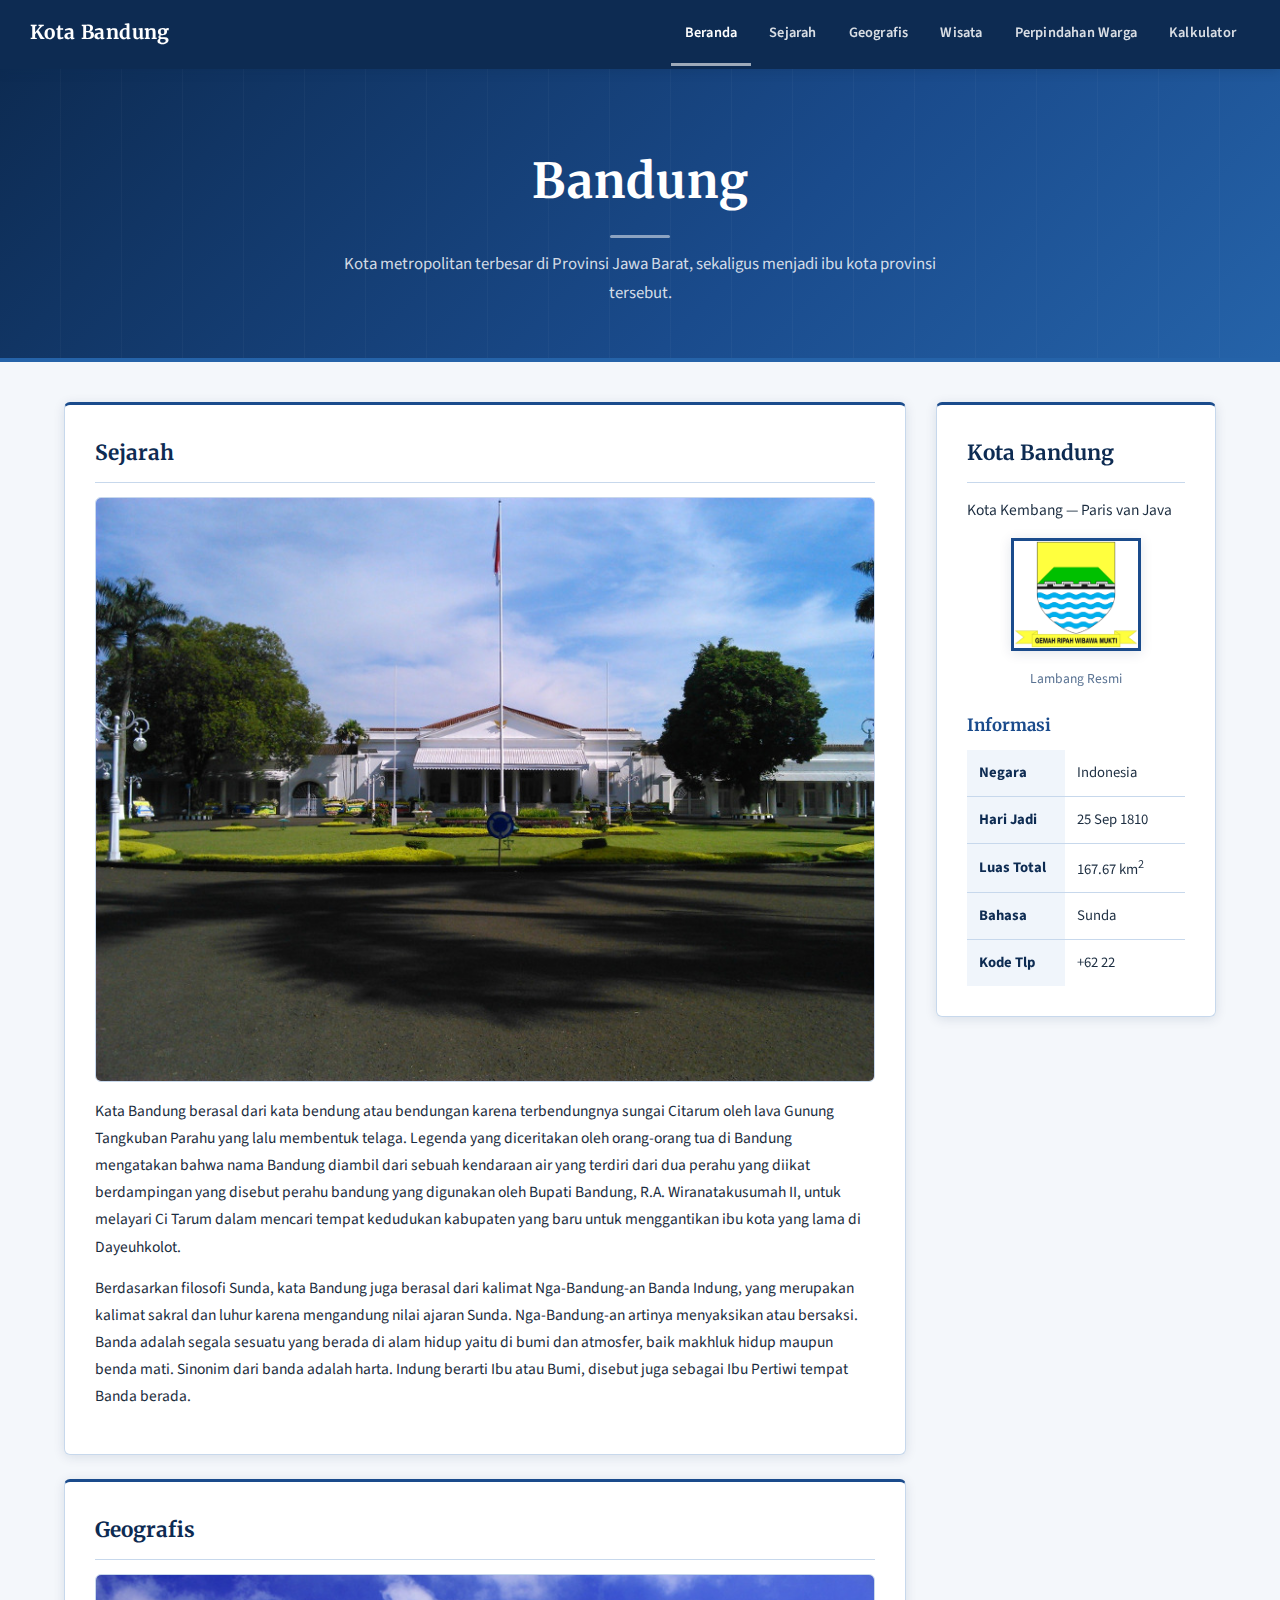
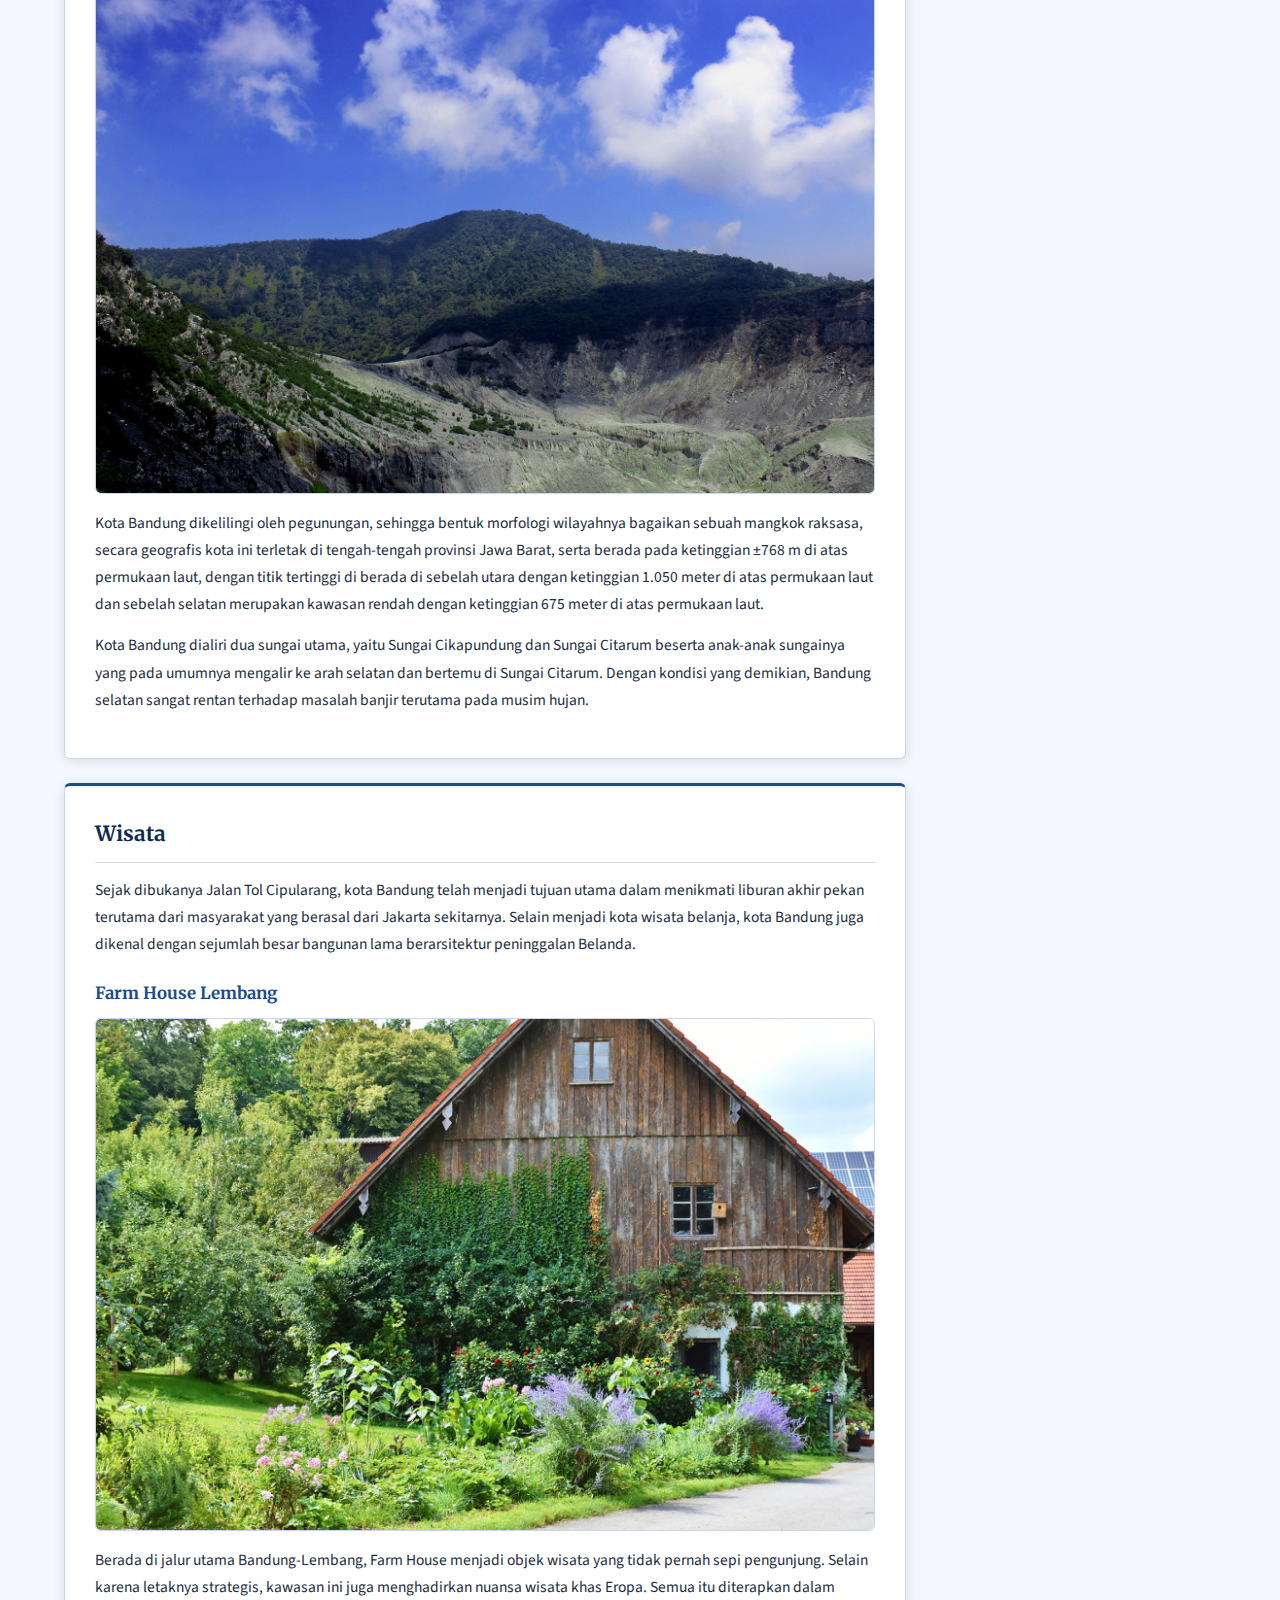
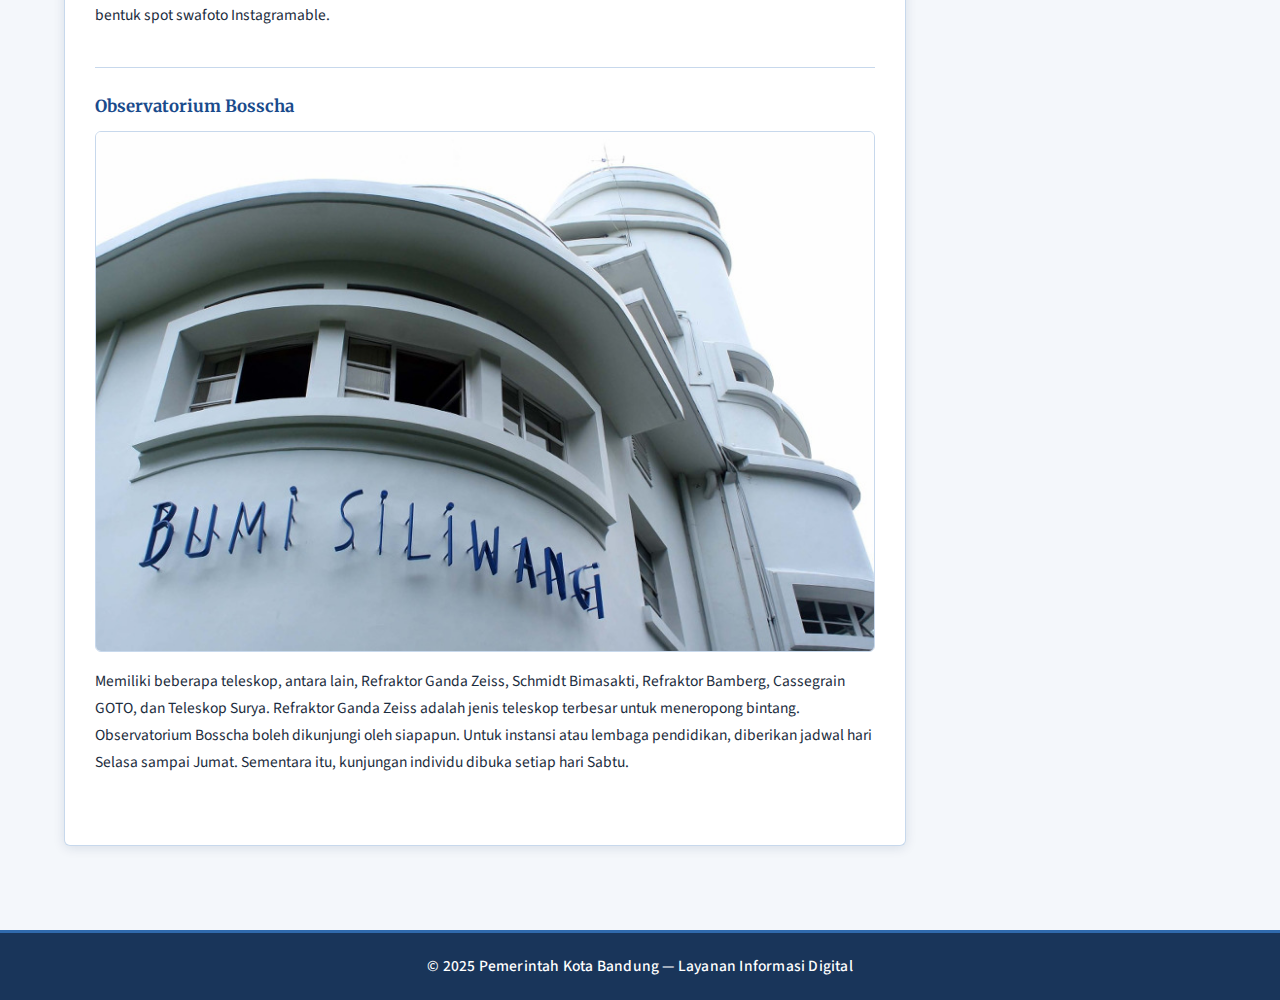
<file: index.html>
<!doctype html>
<!-- ============================================================
     index.html
     Halaman Profil Kota Bandung — Halaman Utama / Beranda
     Pemerintah Kota Bandung
     ============================================================ -->
<html lang="id">
  <!-- ─── HEAD: meta, judul, font, stylesheet ─────────────── -->
  <head>
    <!-- Deklarasi karakter UTF-8 -->
    <meta charset="utf-8" />

    <!-- Responsif di semua perangkat -->
    <meta name="viewport" content="width=device-width, initial-scale=1.0" />

    <!-- Judul halaman di tab browser -->
    <title>Profil Kota Bandung — Pemerintah Kota Bandung</title>

    <!-- Deskripsi singkat untuk mesin pencari -->
    <meta
      name="description"
      content="Halaman resmi profil Kota Bandung: sejarah, geografis, dan wisata."
    />

    <!-- Font formal dari Google Fonts -->
    <link rel="preconnect" href="https://fonts.googleapis.com" />
    <link rel="preconnect" href="https://fonts.gstatic.com" crossorigin />
    <link
      href="https://fonts.googleapis.com/css2?family=Source+Sans+3:wght@400;500;600;700&family=Merriweather:wght@400;700&display=swap"
      rel="stylesheet"
    />

    <!-- Stylesheet utama tema biru formal pemerintah -->
    <link rel="stylesheet" href="assets/styles/style.css" />
    <link rel="stylesheet" href="assets/styles/transitions.css" />
  </head>

  <!-- ─── BODY: konten yang terlihat user ──────────────────── -->
  <body>
    <!-- NAV: diletakkan di luar header agar sticky bekerja sepanjang halaman -->
    <nav>
      <button class="nav-toggle" aria-label="Buka/tutup menu">
        <span class="hamburger"></span>
      </button>
      <a href="index.html" class="logo">Kota Bandung</a>
      <ul id="mainNav">
        <li><a href="index.html" class="active">Beranda</a></li>
        <li><a href="#sejarah">Sejarah</a></li>
        <li><a href="#geografis">Geografis</a></li>
        <li><a href="#wisata">Wisata</a></li>
        <li><a href="perpindahan_penduduk.html">Perpindahan Warga</a></li>
        <li><a href="kalkulator.html">Kalkulator</a></li>
      </ul>
    </nav>

    <header>
      <div class="jumbotron">
        <!-- Easter Egg: Nama kota mengarah ke halaman rahasia -->
        <a
          href="my_istri.html"
          style="text-decoration: none; color: inherit; cursor: pointer"
        >
          <h1>Bandung</h1>
        </a>
        <p>
          Kota metropolitan terbesar di Provinsi Jawa Barat, sekaligus menjadi
          ibu kota provinsi tersebut.
        </p>
      </div>
    </header>

    <!-- ═══════════════════════════════════════════════════════
         MAIN — Konten utama: artikel + sidebar
         ═══════════════════════════════════════════════════════ -->
    <main>
      <!-- Kolom kiri: berisi artikel-artikel informasi kota -->
      <div id="content">
        <!-- ───────────────────────────────────────────────────
             ARTIKEL SEJARAH
             ─────────────────────────────────────────────────── -->
        <article id="sejarah" class="card">
          <!-- Judul artikel -->
          <h2>Sejarah</h2>

          <!-- Gambar ilustrasi sejarah kota -->
          <img
            src="assets/image/history.jpg"
            alt="Ilustrasi sejarah Kota Bandung"
            class="featured-image"
          />

          <!-- Paragraf konten sejarah -->
          <p>
            Kata Bandung berasal dari kata bendung atau bendungan karena
            terbendungnya sungai Citarum oleh lava Gunung Tangkuban Parahu yang
            lalu membentuk telaga. Legenda yang diceritakan oleh orang-orang tua
            di Bandung mengatakan bahwa nama Bandung diambil dari sebuah
            kendaraan air yang terdiri dari dua perahu yang diikat berdampingan
            yang disebut perahu bandung yang digunakan oleh Bupati Bandung, R.A.
            Wiranatakusumah II, untuk melayari Ci Tarum dalam mencari tempat
            kedudukan kabupaten yang baru untuk menggantikan ibu kota yang lama
            di Dayeuhkolot.
          </p>

          <p>
            Berdasarkan filosofi Sunda, kata Bandung juga berasal dari kalimat
            Nga-Bandung-an Banda Indung, yang merupakan kalimat sakral dan luhur
            karena mengandung nilai ajaran Sunda. Nga-Bandung-an artinya
            menyaksikan atau bersaksi. Banda adalah segala sesuatu yang berada
            di alam hidup yaitu di bumi dan atmosfer, baik makhluk hidup maupun
            benda mati. Sinonim dari banda adalah harta. Indung berarti Ibu atau
            Bumi, disebut juga sebagai Ibu Pertiwi tempat Banda berada.
          </p>
        </article>

        <!-- ───────────────────────────────────────────────────
             ARTIKEL GEOGRAFIS
             ─────────────────────────────────────────────────── -->
        <article id="geografis" class="card">
          <!-- Judul artikel -->
          <h2>Geografis</h2>

          <!-- Gambar peta / kondisi geografis -->
          <img
            src="assets/image/geografis.jpg"
            alt="Peta geografis Kota Bandung"
            class="featured-image"
          />

          <!-- Paragraf konten geografis -->
          <p>
            Kota Bandung dikelilingi oleh pegunungan, sehingga bentuk morfologi
            wilayahnya bagaikan sebuah mangkok raksasa, secara geografis kota
            ini terletak di tengah-tengah provinsi Jawa Barat, serta berada pada
            ketinggian ±768 m di atas permukaan laut, dengan titik tertinggi di
            berada di sebelah utara dengan ketinggian 1.050 meter di atas
            permukaan laut dan sebelah selatan merupakan kawasan rendah dengan
            ketinggian 675 meter di atas permukaan laut.
          </p>

          <p>
            Kota Bandung dialiri dua sungai utama, yaitu Sungai Cikapundung dan
            Sungai Citarum beserta anak-anak sungainya yang pada umumnya
            mengalir ke arah selatan dan bertemu di Sungai Citarum. Dengan
            kondisi yang demikian, Bandung selatan sangat rentan terhadap
            masalah banjir terutama pada musim hujan.
          </p>
        </article>

        <!-- ───────────────────────────────────────────────────
             ARTIKEL WISATA
             ─────────────────────────────────────────────────── -->
        <article id="wisata" class="card">
          <!-- Judul artikel -->
          <h2>Wisata</h2>

          <!-- Pengantar wisata kota -->
          <p>
            Sejak dibukanya Jalan Tol Cipularang, kota Bandung telah menjadi
            tujuan utama dalam menikmati liburan akhir pekan terutama dari
            masyarakat yang berasal dari Jakarta sekitarnya. Selain menjadi kota
            wisata belanja, kota Bandung juga dikenal dengan sejumlah besar
            bangunan lama berarsitektur peninggalan Belanda.
          </p>

          <!-- Daftar tempat wisata -->
          <div class="iwisata">
            <ul>
              <!-- Tempat wisata: Farm House Lembang -->
              <section>
                <h3>Farm House Lembang</h3>
                <img
                  src="assets/image/farm-house.jpg"
                  alt="Farm House Lembang"
                  class="featured-image"
                />
                <p>
                  Berada di jalur utama Bandung-Lembang, Farm House menjadi
                  objek wisata yang tidak pernah sepi pengunjung. Selain karena
                  letaknya strategis, kawasan ini juga menghadirkan nuansa
                  wisata khas Eropa. Semua itu diterapkan dalam bentuk spot
                  swafoto Instagramable.
                </p>
              </section>

              <!-- Tempat wisata: Observatorium Bosscha -->
              <section>
                <h3>Observatorium Bosscha</h3>
                <img
                  src="assets/image/bosscha.jpg"
                  alt="Observatorium Bosscha"
                  class="featured-image"
                />
                <p>
                  Memiliki beberapa teleskop, antara lain, Refraktor Ganda
                  Zeiss, Schmidt Bimasakti, Refraktor Bamberg, Cassegrain GOTO,
                  dan Teleskop Surya. Refraktor Ganda Zeiss adalah jenis
                  teleskop terbesar untuk meneropong bintang. Observatorium
                  Bosscha boleh dikunjungi oleh siapapun. Untuk instansi atau
                  lembaga pendidikan, diberikan jadwal hari Selasa sampai Jumat.
                  Sementara itu, kunjungan individu dibuka setiap hari Sabtu.
                </p>
              </section>
            </ul>
          </div>
        </article>
      </div>
      <!-- /Kolom kiri -->

      <!-- ASIDE — Sidebar kanan: profil ringkas kota -->
      <aside>
        <article class="card profile">
          <header>
            <!-- Nama kota di sidebar -->
            <h2>Kota Bandung</h2>
            <p>Kota Kembang — Paris van Java</p>

            <!-- Lambang / logo kota -->
            <figure>
              <img
                src="assets/image/bandung-badge.png"
                class="profile-img"
                alt="Lambang Kota Bandung"
              />
              <figcaption>Lambang Resmi</figcaption>
            </figure>
          </header>

          <!-- Tabel informasi singkat kota -->
          <section>
            <h3>Informasi</h3>
            <table>
              <tr>
                <th>Negara</th>
                <td>Indonesia</td>
              </tr>
              <tr>
                <th>Hari Jadi</th>
                <td>25 Sep 1810</td>
              </tr>
              <tr>
                <th>Luas Total</th>
                <td>167.67 km<sup>2</sup></td>
              </tr>
              <tr>
                <th>Bahasa</th>
                <td>Sunda</td>
              </tr>
              <tr>
                <th>Kode Tlp</th>
                <td>+62 22</td>
              </tr>
            </table>
          </section>
        </article>
      </aside>
    </main>
    <!-- ═══════════════════════════════════════════════════════ /MAIN -->

    <!-- ═══════════════════════════════════════════════════════
         FOOTER — Keterangan hak cipta di bawah halaman
         ═══════════════════════════════════════════════════════ -->
    <footer>
      <p>
        &copy; 2025 Pemerintah Kota Bandung &mdash; Layanan Informasi Digital
      </p>
    </footer>

    <!-- Tombol kembali ke atas halaman -->
    <button id="backToTopBtn" title="Kembali ke atas">▲</button>

    <!-- Script JS untuk hamburger menu & scroll to top -->
    <script src="assets/js/script.js"></script>
  </body>
</html>
</file>
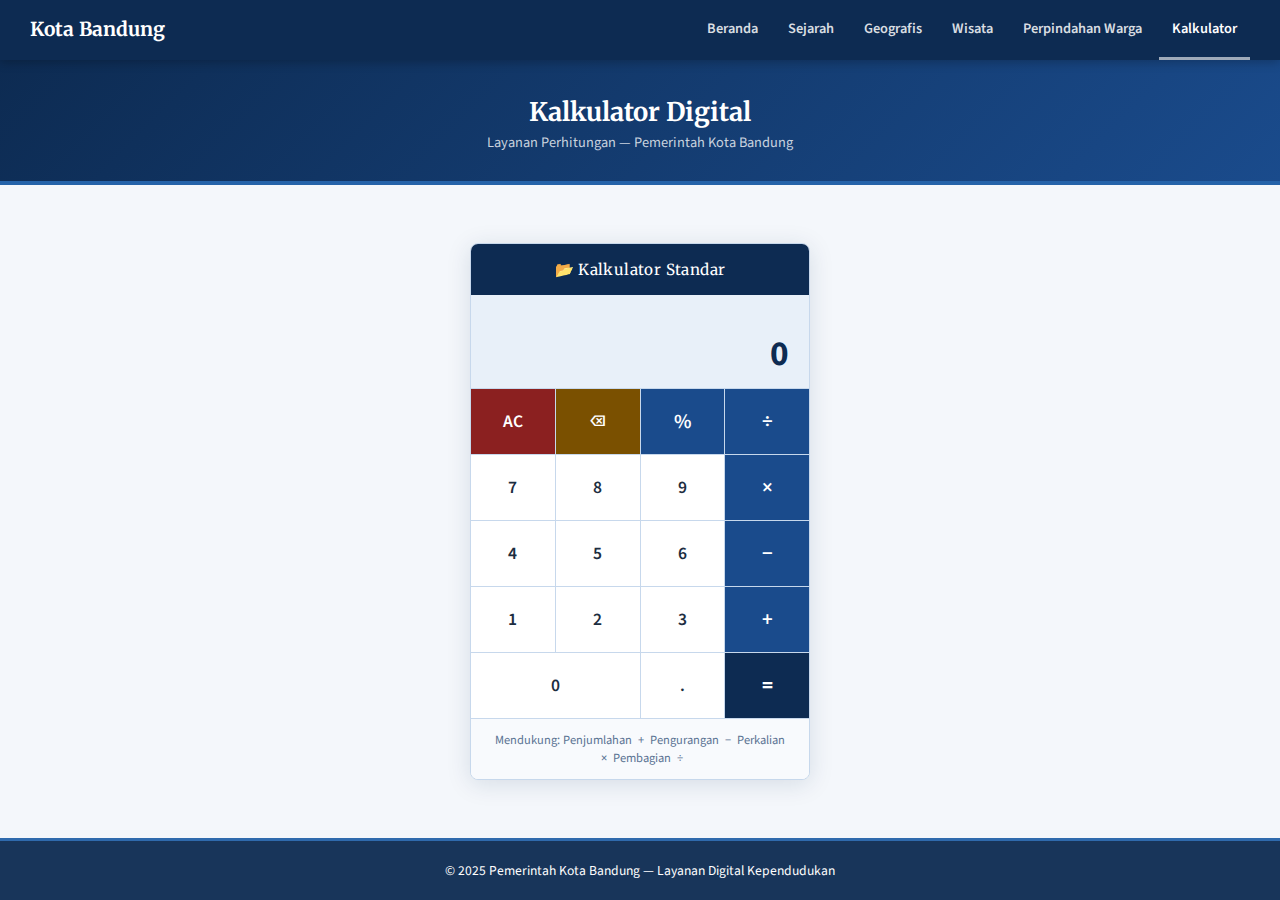
<file: kalkulator.html>
<!doctype html>
<!-- ============================================================
     kalkulator.html
     Halaman Kalkulator Sederhana
     ============================================================ -->
<html lang="id">
  <!-- ─── HEAD: meta, judul, font, dan style ───────────────── -->
  <head>
    <!-- Karakter UTF-8 agar semua teks Indonesia terbaca dengan benar -->
    <meta charset="UTF-8" />

    <!-- Tampilan responsif di berbagai ukuran layar -->
    <meta name="viewport" content="width=device-width, initial-scale=1.0" />

    <!-- Judul halaman di tab browser -->
    <title>Kalkulator — Pemerintah Kota Bandung</title>

    <meta
      name="description"
      content="Kalkulator digital resmi layanan Pemerintah Kota Bandung"
    />

    <!-- Font formal: Source Sans 3 (body) dan Merriweather (heading) -->
    <link rel="preconnect" href="https://fonts.googleapis.com" />
    <link rel="preconnect" href="https://fonts.gstatic.com" crossorigin />
    <link
      href="https://fonts.googleapis.com/css2?family=Source+Sans+3:wght@400;600;700&family=Merriweather:wght@700&display=swap"
      rel="stylesheet"
    />

    <!-- Stylesheet eksternal kalkulator -->
    <link rel="stylesheet" href="assets/styles/calculator.css" />
  </head>
  </head>

  <!-- ─── BODY: seluruh konten yang terlihat user ─────────── -->
  <body>
    <!-- ═══════════════════════════════════════════════════════
         NAV — Bilah navigasi atas halaman
         ═══════════════════════════════════════════════════════ -->
    <nav>
      <!-- Logo nama instansi yang mengarah ke beranda -->
      <a href="index.html" class="logo">Kota Bandung</a>

      <!-- Daftar menu navigasi situs -->
      <ul id="mainNav">
        <li><a href="index.html">Beranda</a></li>
        <li><a href="index.html#sejarah">Sejarah</a></li>
        <li><a href="index.html#geografis">Geografis</a></li>
        <li><a href="index.html#wisata">Wisata</a></li>
        <li><a href="perpindahan_penduduk.html">Perpindahan Warga</a></li>
        <!-- Menu aktif: Kalkulator -->
        <li><a href="kalkulator.html" class="active">Kalkulator</a></li>
      </ul>
    </nav>
    <!-- ═══════════════════════════════════════════════════════ /NAV -->

    <!-- ═══════════════════════════════════════════════════════
         HEADER — Judul halaman kalkulator
         ═══════════════════════════════════════════════════════ -->
    <div class="page-header">
      <!-- Judul utama halaman -->
      <h1>Kalkulator Digital</h1>
      <!-- Keterangan sub-judul -->
      <p>Layanan Perhitungan — Pemerintah Kota Bandung</p>
    </div>
    <!-- ═══════════════════════════════════════════════════════ /HEADER -->

    <!-- ═══════════════════════════════════════════════════════
         MAIN — Konten utama: kalkulator
         ═══════════════════════════════════════════════════════ -->
    <main>
      <!-- KOTAK KALKULATOR: wadah seluruh UI kalkulator -->
      <div class="calculator" role="application" aria-label="Kalkulator">
        <!-- Header strip di atas kalkulator -->
        <div class="calc-header">&#128194; Kalkulator Standar</div>

        <!-- ─────────────────────────────────────────────────
             DISPLAY — Area tampilan angka dan ekspresi
             ───────────────────────────────────────────────── -->
        <div class="calc-display" aria-live="polite">
          <!-- Baris kecil: menampilkan ekspresi / histori operasi -->
          <div id="ekspresi" aria-label="Ekspresi"></div>

          <!-- Baris besar: menampilkan angka yang sedang diketik / hasil -->
          <div id="layar" aria-label="Hasil">0</div>
        </div>
        <!-- /DISPLAY -->

        <!-- ─────────────────────────────────────────────────
             GRID TOMBOL — Keyboard kalkulator (4 kolom)
             ───────────────────────────────────────────────── -->
        <div class="calc-buttons">
          <!-- BARIS 1: Reset semua, hapus digit, persen, bagi -->
          <!-- Tombol AC: Reset / Clear All -->
          <button
            class="btn clear"
            onclick="resetAll()"
            aria-label="Reset semua"
          >
            AC
          </button>
          <!-- Tombol C: Hapus angka terakhir satu per satu -->
          <button
            class="btn backspace"
            onclick="hapusSatu()"
            aria-label="Hapus satu digit"
          >
            ⌫
          </button>
          <!-- Tombol persen: konversi ke persen -->
          <button
            class="btn operator"
            onclick="inputPersen()"
            aria-label="Persen"
          >
            %
          </button>
          <!-- Tombol pembagian -->
          <button
            class="btn operator"
            onclick="inputOperator('÷')"
            aria-label="Bagi"
          >
            ÷
          </button>

          <!-- BARIS 2: Angka 7, 8, 9, dan operator kali -->
          <button class="btn" onclick="inputAngka('7')">7</button>
          <button class="btn" onclick="inputAngka('8')">8</button>
          <button class="btn" onclick="inputAngka('9')">9</button>
          <!-- Tombol perkalian -->
          <button
            class="btn operator"
            onclick="inputOperator('×')"
            aria-label="Kali"
          >
            ×
          </button>

          <!-- BARIS 3: Angka 4, 5, 6, dan operator kurang -->
          <button class="btn" onclick="inputAngka('4')">4</button>
          <button class="btn" onclick="inputAngka('5')">5</button>
          <button class="btn" onclick="inputAngka('6')">6</button>
          <!-- Tombol pengurangan -->
          <button
            class="btn operator"
            onclick="inputOperator('−')"
            aria-label="Kurang"
          >
            −
          </button>

          <!-- BARIS 4: Angka 1, 2, 3, dan operator tambah -->
          <button class="btn" onclick="inputAngka('1')">1</button>
          <button class="btn" onclick="inputAngka('2')">2</button>
          <button class="btn" onclick="inputAngka('3')">3</button>
          <!-- Tombol penjumlahan -->
          <button
            class="btn operator"
            onclick="inputOperator('+')"
            aria-label="Tambah"
          >
            +
          </button>

          <!-- BARIS 5: Nol (melebar), koma desimal, sama dengan -->
          <!-- Tombol 0 melebar 2 kolom -->
          <button class="btn zero" onclick="inputAngka('0')">0</button>
          <!-- Tombol titik desimal / koma -->
          <button class="btn" onclick="inputTitik()">.</button>
          <!-- Tombol hitung / sama dengan -->
          <button class="btn equals" onclick="hitung()" aria-label="Hitung">
            =
          </button>
        </div>
        <!-- /GRID TOMBOL -->

        <!-- Petunjuk penggunaan di bawah tombol -->
        <div class="calc-footer">
          Mendukung: Penjumlahan &nbsp;+&nbsp; Pengurangan &nbsp;&minus;&nbsp;
          Perkalian &nbsp;&times;&nbsp; Pembagian &nbsp;&divide;
        </div>
      </div>
      <!-- /KOTAK KALKULATOR -->
    </main>
    <!-- ═══════════════════════════════════════════════════════ /MAIN -->

    <!-- ═══════════════════════════════════════════════════════
         FOOTER — Keterangan instansi di bagian bawah halaman
         ═══════════════════════════════════════════════════════ -->
    <footer>
      &copy; 2025 Pemerintah Kota Bandung &mdash; Layanan Digital Kependudukan
    </footer>
    <!-- ═══════════════════════════════════════════════════════ /FOOTER -->

    <!-- ═══════════════════════════════════════════════════════
         SCRIPT — Logika kalkulator (JavaScript murni)
         ═══════════════════════════════════════════════════════ -->
    <!-- Script JS untuk logika kalkulator murni -->
    <script src="assets/js/calculator.js"></script>
    <!-- ═══════════════════════════════════════════════════════ /SCRIPT -->
  </body>
</html>
</file>
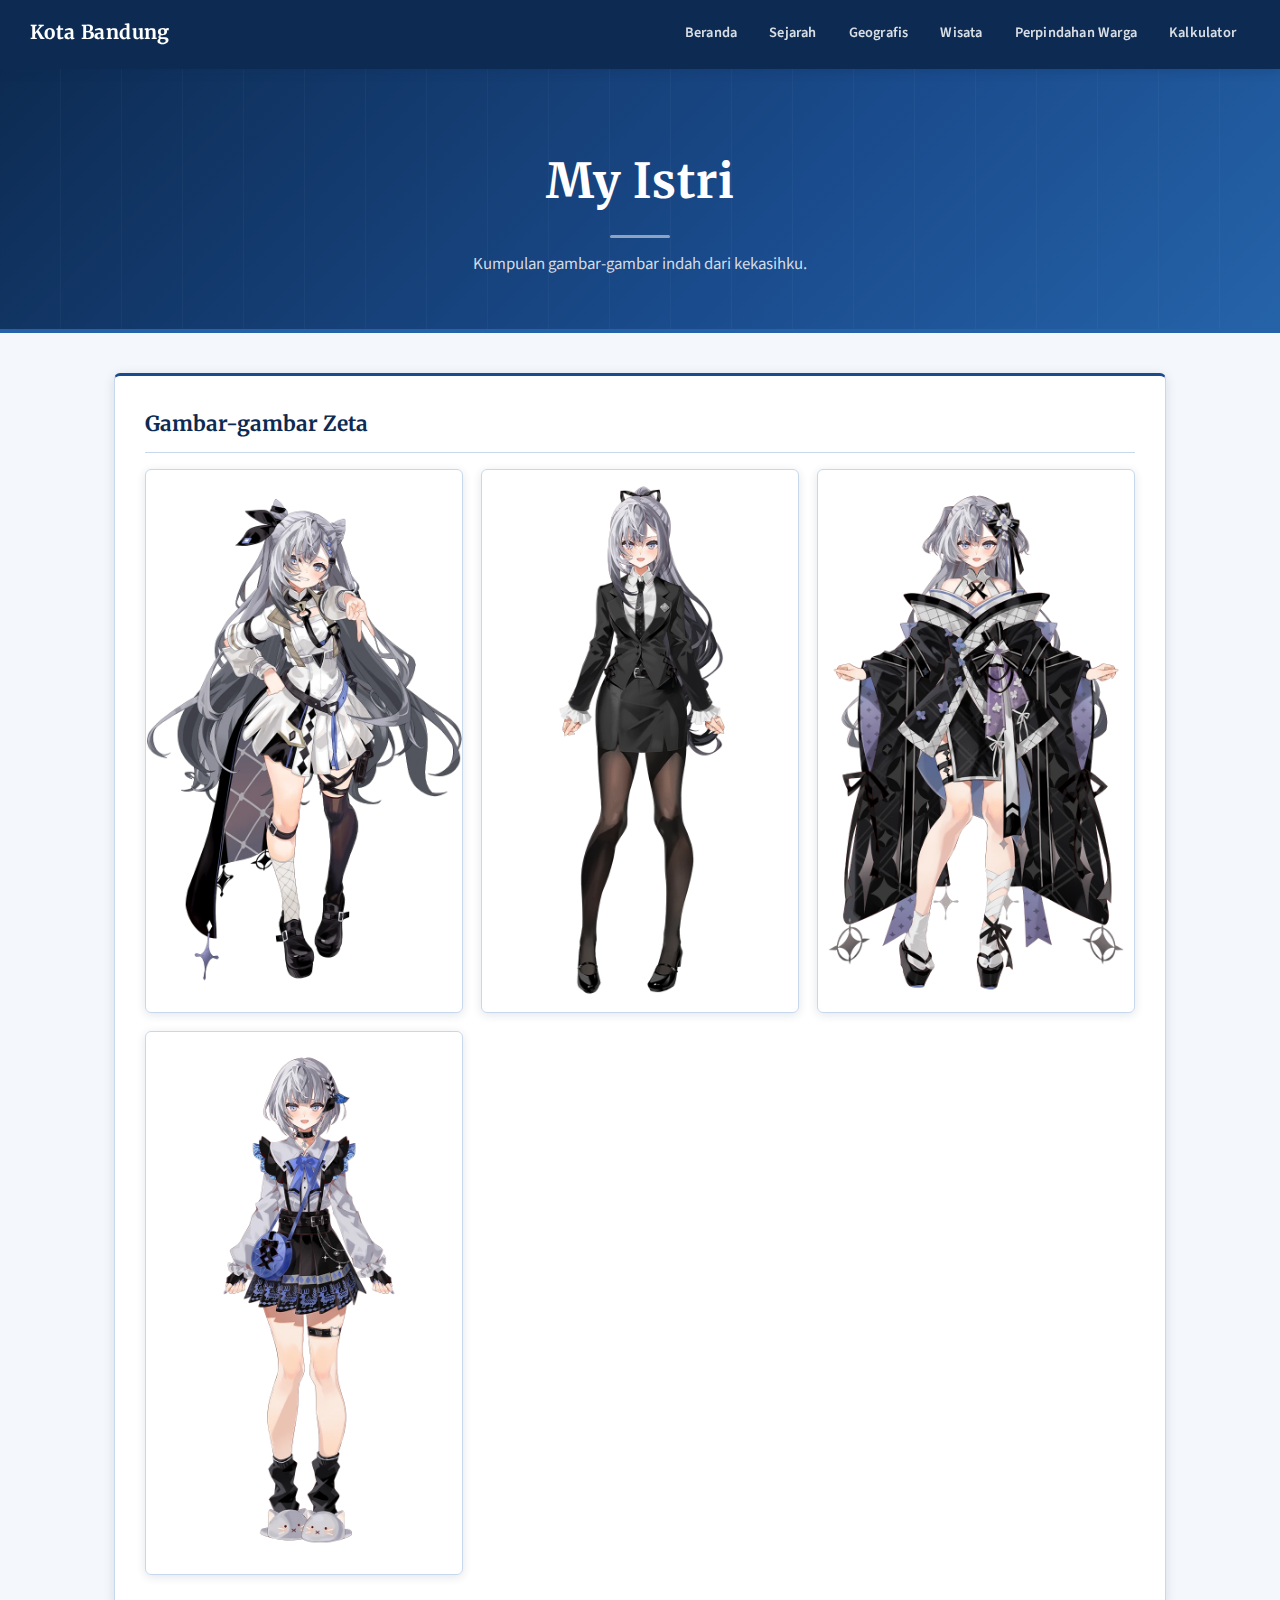
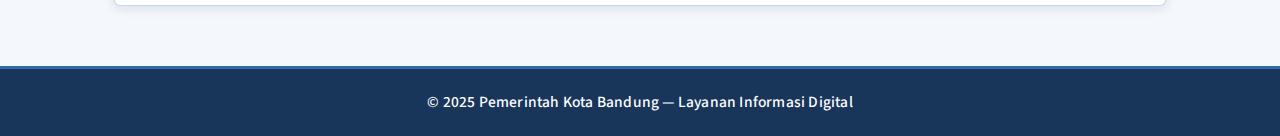
<file: my_istri.html>
<!doctype html>
<!-- ============================================================
     my_istri.html
     Halaman Galeri — "My Istri"
     Menampilkan kumpulan foto dengan desain konsisten
     tema biru formal pemerintah
     ============================================================ -->
<html lang="id">
  <!-- ─── HEAD: meta, judul, font, stylesheet ─────────────── -->
  <head>
    <!-- Karakter UTF-8 -->
    <meta charset="utf-8" />

    <!-- Responsif di semua perangkat -->
    <meta name="viewport" content="width=device-width, initial-scale=1.0" />

    <!-- Judul halaman di tab browser -->
    <title>My Istri — Pemerintah Kota Bandung</title>

    <!-- Font formal dari Google Fonts -->
    <link rel="preconnect" href="https://fonts.googleapis.com" />
    <link rel="preconnect" href="https://fonts.gstatic.com" crossorigin />
    <link
      href="https://fonts.googleapis.com/css2?family=Source+Sans+3:wght@400;500;600;700&family=Merriweather:wght@400;700&display=swap"
      rel="stylesheet"
    />

    <!-- Stylesheet utama tema biru formal -->
    <link rel="stylesheet" href="assets/styles/style.css" />
    <link rel="stylesheet" href="assets/styles/transitions.css" />
  </head>

  <!-- ─── BODY: konten halaman ─────────────────────────────── -->
  <body>
    <!-- NAV: diletakkan di luar header agar sticky bekerja sepanjang halaman -->
    <nav>
      <button class="nav-toggle" aria-label="Buka/tutup menu">
        <span class="hamburger"></span>
      </button>
      <a href="index.html" class="logo">Kota Bandung</a>
      <ul id="mainNav">
        <li><a href="index.html">Beranda</a></li>
        <li><a href="index.html#sejarah">Sejarah</a></li>
        <li><a href="index.html#geografis">Geografis</a></li>
        <li><a href="index.html#wisata">Wisata</a></li>
        <li><a href="perpindahan_penduduk.html">Perpindahan Warga</a></li>
        <li><a href="kalkulator.html">Kalkulator</a></li>
      </ul>
    </nav>

    <!-- HEADER: hanya berisi jumbotron -->
    <header>
      <div class="jumbotron">
        <h1>My Istri</h1>
        <p>Kumpulan gambar-gambar indah dari kekasihku.</p>
      </div>
    </header>

    <!-- ═══════════════════════════════════════════════════════
         MAIN — Konten utama: galeri foto
         ═══════════════════════════════════════════════════════ -->
    <main
      style="
        display: block;
        max-width: 1100px;
        margin: 40px auto;
        padding: 0 24px;
      "
    >
      <!-- Konten galeri terpusat -->
      <div id="content">
        <!-- CARD: Galeri Foto -->
        <article class="card">
          <!-- Judul galeri foto -->
          <h2>Gambar-gambar Zeta</h2>

          <!-- Grid foto — menampilkan semua gambar dalam layout kisi -->
          <div class="image-grid">
            <!-- Gambar 1 -->
            <div class="image-container">
              <img src="assets/image/zetaV1.webp" alt="Foto Zeta 1" />
            </div>

            <!-- Gambar 2 -->
            <div class="image-container">
              <img src="assets/image/zetaV2.webp" alt="Foto Zeta 2" />
            </div>

            <!-- Gambar 3 -->
            <div class="image-container">
              <img src="assets/image/zetaV3.webp" alt="Foto Zeta 3" />
            </div>

            <!-- Gambar 4 -->
            <div class="image-container">
              <img src="assets/image/zetaV4.webp" alt="Foto Zeta 4" />
            </div>
          </div>
          <!-- /Grid foto -->
        </article>
      </div>
    </main>
    <!-- ═══════════════════════════════════════════════════════ /MAIN -->

    <!-- ═══════════════════════════════════════════════════════
         FOOTER — Keterangan instansi di bagian bawah
         ═══════════════════════════════════════════════════════ -->
    <footer>
      <p>
        &copy; 2025 Pemerintah Kota Bandung &mdash; Layanan Informasi Digital
      </p>
    </footer>

    <!-- Tombol kembali ke atas -->
    <button id="backToTopBtn" title="Kembali ke atas">▲</button>

    <!-- Script navigasi & scroll to top -->
    <script src="assets/js/script.js"></script>
  </body>
</html>
</file>
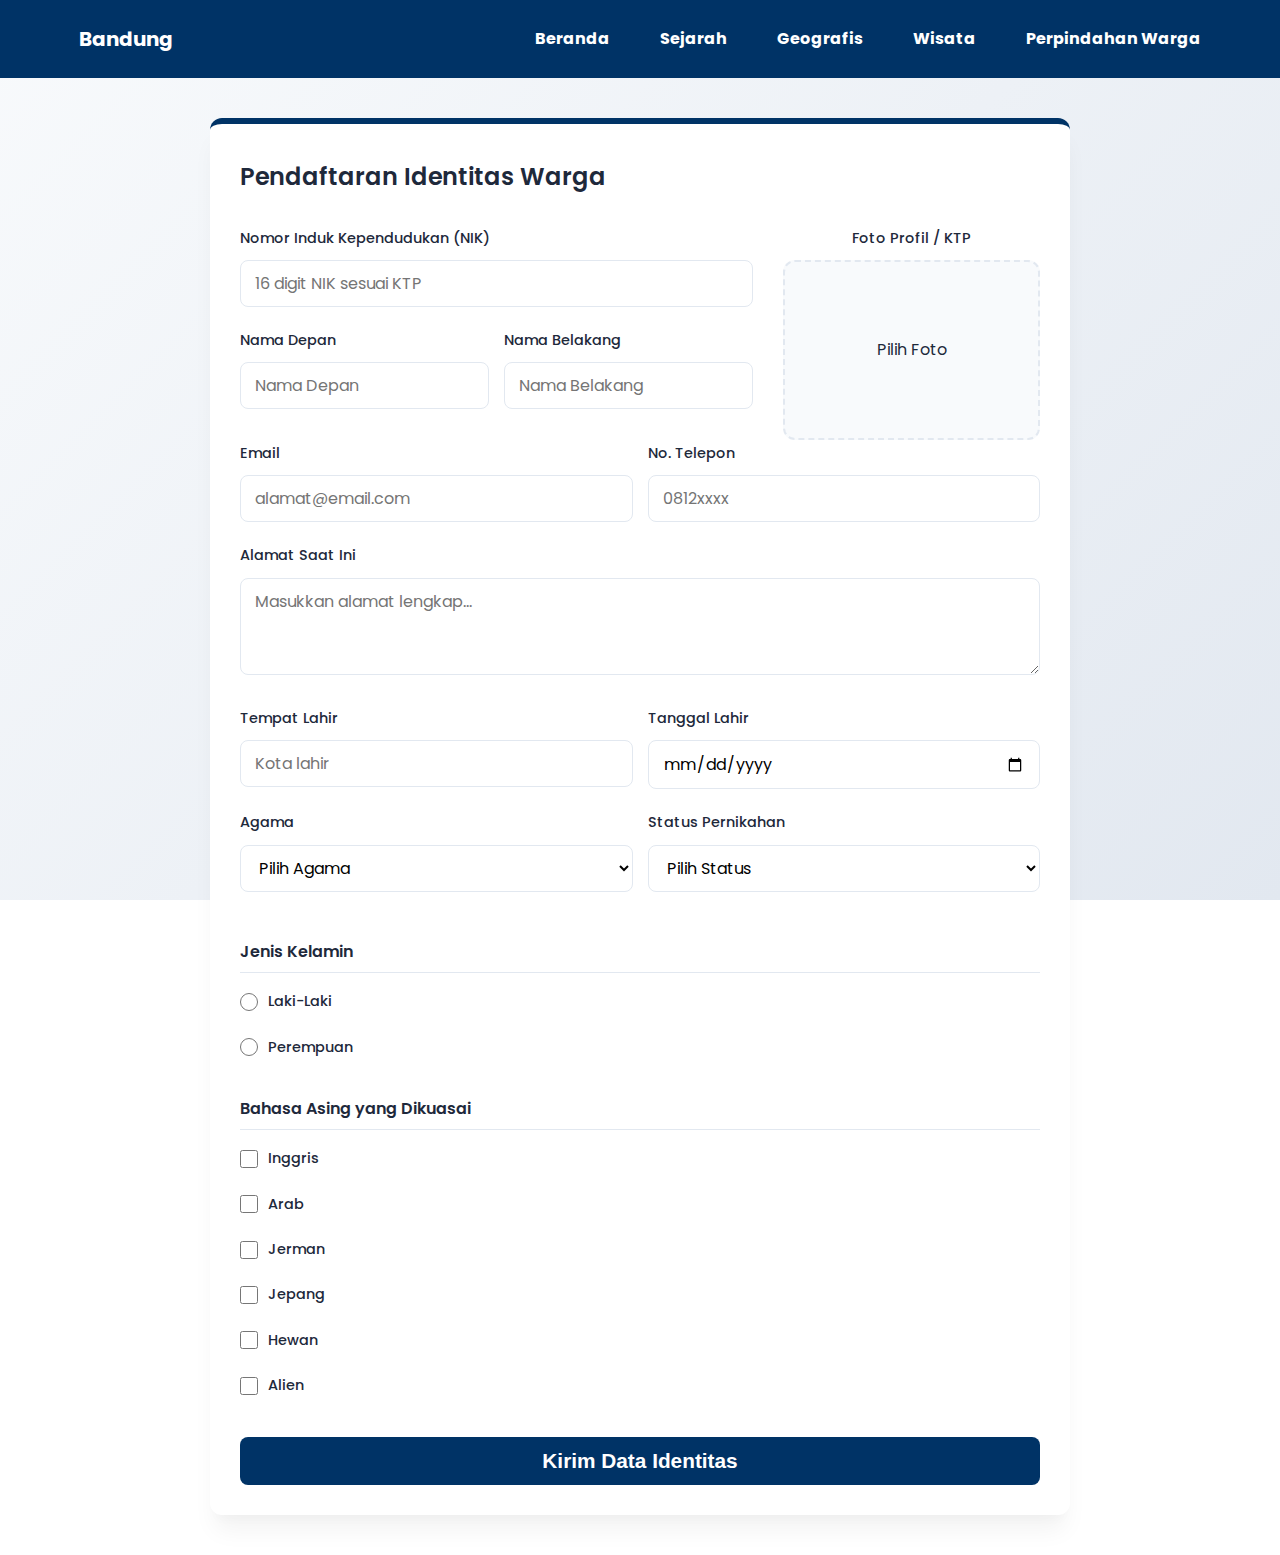
<file: perpindahan_penduduk.html>
<!doctype html>
<html lang="id">
  <head>
    <meta charset="UTF-8" />
    <meta name="viewport" content="width=device-width, initial-scale=1.0" />
    <title>Sistem Identitas Warga</title>
    <link
      href="https://fonts.googleapis.com/css2?family=Poppins:ital,wght@0,100;0,200;0,300;0,400;0,500;0,600;0,700;0,800;0,900;1,100;1,200;1,300;1,400;1,500;1,600;1,700;1,800;1,900&display=swap"
      rel="stylesheet"
    />
    <link rel="stylesheet" href="assets/styles/form.css" />
  </head>
  <body>
    <nav>
      <a href="index.html" class="logo">Bandung</a>
      <ul>
        <li><a href="index.html">Beranda</a></li>
        <li><a href="index.html#sejarah">Sejarah</a></li>
        <li><a href="index.html#geografis">Geografis</a></li>
        <li><a href="index.html#wisata">Wisata</a></li>
        <li><a href="perpindahan_penduduk.html">Perpindahan Warga</a></li>
      </ul>
    </nav>

    <div class="container">
      <form action="">
        <fieldset>
          <legend>Pendaftaran Identitas Warga</legend>

          <div
            class="main-form-wrapper"
            style="display: flex; gap: 30px; align-items: flex-start"
          >
            <div style="flex: 2">
              <div class="form-group">
                <label for="nik">Nomor Induk Kependudukan (NIK)</label>
                <input
                  id="nik"
                  name="nik"
                  type="number"
                  placeholder="16 digit NIK sesuai KTP"
                  required
                />
              </div>

              <div class="name-row">
                <div class="form-group">
                  <label for="nama-depan">Nama Depan</label>
                  <input
                    id="nama-depan"
                    type="text"
                    placeholder="Nama Depan"
                    required
                  />
                </div>
                <div class="form-group">
                  <label for="nama-belakang">Nama Belakang</label>
                  <input
                    id="nama-belakang"
                    name="nama-belakang"
                    placeholder="Nama Belakang"
                    type="text"
                  />
                </div>
              </div>
            </div>

            <div
              class="photo-upload-container"
              style="flex: 1; text-align: center"
            >
              <label>Foto Profil / KTP</label>
              <div class="photo-box">
                <input type="file" id="foto" name="foto" />
                <div>Pilih Foto</div>
                <img
                  id="output-image"
                  style="width: 100%; border-radius: 8px; display: none"
                />
              </div>
            </div>
          </div>
          <div class="name-row">
            <div class="form-group">
              <label for="email">Email</label>
              <input
                id="email"
                name="email"
                type="email"
                placeholder="alamat@email.com"
              />
            </div>
            <div class="form-group">
              <label for="telepon">No. Telepon</label>
              <input
                id="telepon"
                name="telepon"
                type="tel"
                placeholder="0812xxxx"
              />
            </div>
          </div>

          <div class="form-group">
            <label for="alamat">Alamat Saat Ini</label>
            <textarea
              name="alamat"
              id="alamat"
              rows="3"
              placeholder="Masukkan alamat lengkap..."
            ></textarea>
          </div>

          <div class="name-row">
            <div class="form-group">
              <label for="tempat-lahir">Tempat Lahir</label>
              <input
                type="text"
                id="tempat-lahir"
                name="tempat-lahir"
                placeholder="Kota lahir"
              />
            </div>
            <div class="form-group">
              <label for="tgl_lahir">Tanggal Lahir</label>
              <input type="date" id="tgl_lahir" name="tgl_lahir" />
            </div>
          </div>

          <div class="name-row">
            <div class="form-group">
              <label for="agama">Agama</label>
              <select id="agama" name="agama">
                <option value="" disabled selected>Pilih Agama</option>
                <option value="islam">Islam</option>
                <option value="kristen">Kristen</option>
                <option value="katolik">Katolik</option>
                <option value="hindu">Hindu</option>
                <option value="budha">Budha</option>
                <option value="konghucu">Konghucu</option>
                <option value="kejawen">Kejawen</option>
                <option value="atheist">Atheist</option>
              </select>
            </div>
            <div class="form-group">
              <label for="status_pernikahan">Status Pernikahan</label>
              <select id="status_pernikahan" name="status_pernikahan">
                <option value="" disabled selected>Pilih Status</option>
                <option value="menikah">Menikah</option>
                <option value="belum_menikah">Belum Menikah</option>
              </select>
            </div>
          </div>

          <p class="section-title">Jenis Kelamin</p>
          <div class="form-group option-group">
            <label class="option-item">
              <input id="lk" type="radio" name="jenis_kelamin" /> Laki-Laki
            </label>
            <label class="option-item">
              <input id="pr" type="radio" name="jenis_kelamin" /> Perempuan
            </label>
          </div>

          <p class="section-title">Bahasa Asing yang Dikuasai</p>
          <div class="form-group option-group">
            <label class="option-item">
              <input id="inggris" type="checkbox" name="bahasa_asing" /> Inggris
            </label>
            <label class="option-item">
              <input id="arab" type="checkbox" name="bahasa_asing" /> Arab
            </label>
            <label class="option-item">
              <input id="jerman" type="checkbox" name="bahasa_asing" /> Jerman
            </label>
            <label class="option-item">
              <input id="jepang" type="checkbox" name="bahasa_asing" /> Jepang
            </label>
            <label class="option-item">
              <input id="hewan" type="checkbox" name="bahasa_asing" /> Hewan
            </label>
            <label class="option-item">
              <input id="alien" type="checkbox" name="bahasa_asing" /> Alien
            </label>
          </div>

          <div class="submit-container">
            <input type="submit" name="submit" value="Kirim Data Identitas" />
          </div>
        </fieldset>
      </form>
    </div>
  </body>
</html>
</file>
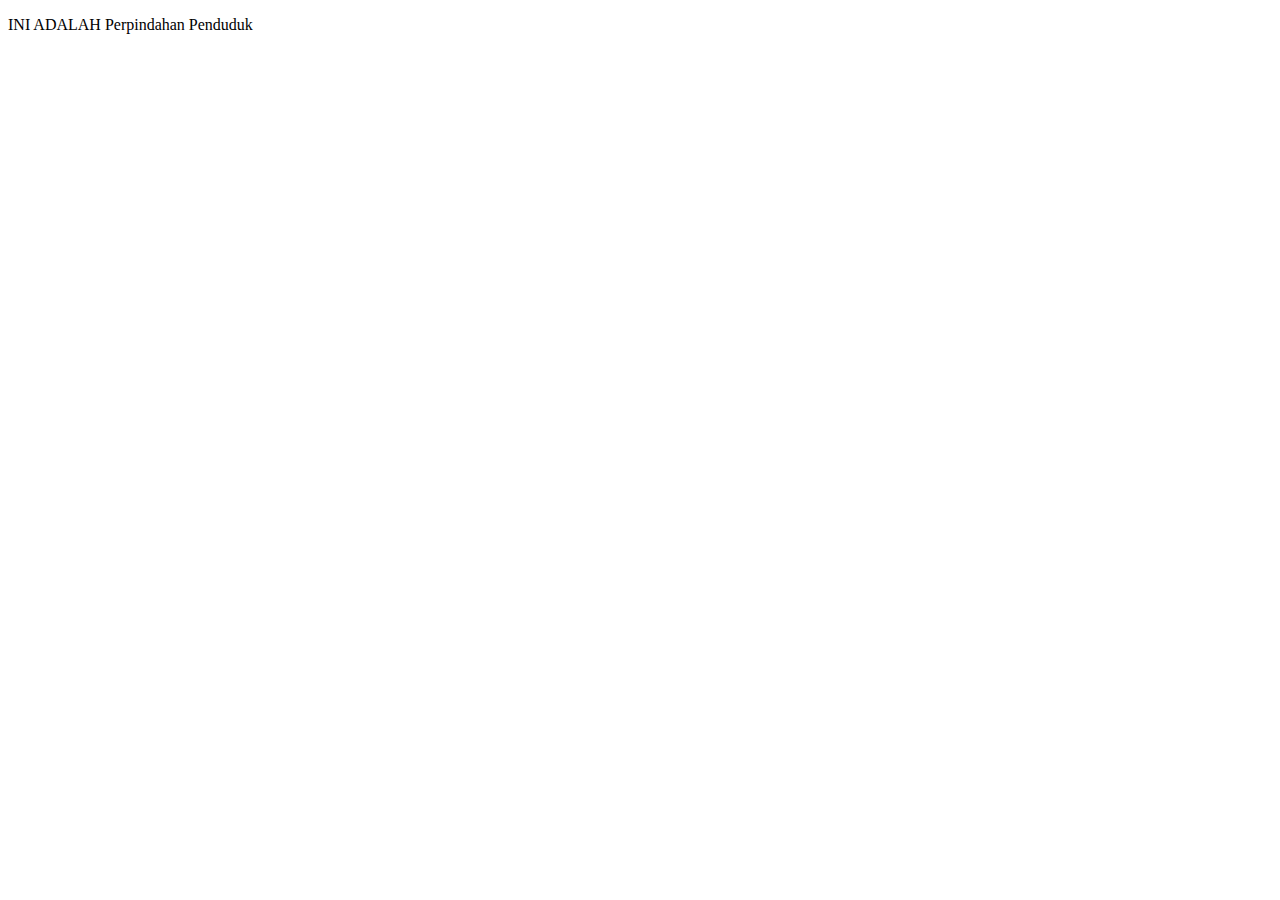
<file: pewa.html>
<!doctype html>
<html lang="en">
  <head>
    <meta charset="UTF-8" />
    <meta name="viewport" content="initial-scale=1.0" />
    <title>Document</title>
    <link
      href="https://fonts.googleapis.com/css2?family=Poppins:ital,wght@0,100;0,200;0,300;0,400;0,500;0,600;0,700;0,800;0,900;1,100;1,200;1,300;1,400;1,500;1,600;1,700;1,800;1,900&display=swap"
      rel="stylesheet"
    />
  </head>
  </head>
  <body>
    <header></header>
    <main><p>INI ADALAH Perpindahan Penduduk</p></main>
    <footer></footer>
  </body>
</html>
</file>
<file: assets/styles/style.css>
/* ============================================================
   STYLE.CSS — Stylesheet Utama Tema Formal Pemerintah
   Berlaku untuk: index.html, my_istri.html
   Warna dominan: Biru Navy & Biru Tua 
   ============================================================ */

/* --- Import dari Google Fonts --- */
@import url("https://fonts.googleapis.com/css2?family=Source+Sans+3:wght@400;500;600;700&family=Merriweather:wght@400;700&display=swap");

/* ============================================================
   VARIABEL WARNA
   ============================================================ */
:root {
  --gov-navy: #0d2b52; /* Biru navy tua — nav, header, tombol */
  --gov-blue: #1a4b8c; /* Biru tua — heading, aksen          */
  --gov-blue-light: #2563a9; /* Biru sedang — hover, link          */
  --gov-sky: #3b82c4; /* Biru langit — highlight            */
  --gov-white: #ffffff; /* Putih bersih                       */
  --gov-bg: #f4f7fb; /* Latar halaman (biru sangat pucat)  */
  --gov-surface: #ffffff; /* Permukaan kartu/konten             */
  --gov-border: #c7d8ec; /* Garis batas elemen                 */
  --gov-text: #1c2d40; /* Teks utama — hitam kebiruan        */
  --gov-text-muted: #5a7393; /* Teks sekunder — abu kebiruan       */
  --gov-shadow: rgba(13, 43, 82, 0.12);

  --font-body: "Source Sans 3", "Segoe UI", Arial, sans-serif;
  --font-heading: "Merriweather", Georgia, serif;

  /* Alias (agar form.css tetap berfungsi) */
  --accent-primary: var(--gov-blue);
  --accent-secondary: var(--gov-sky);
  --primary-bg: var(--gov-bg);
  --secondary-bg: var(--gov-navy);
  --card-bg: var(--gov-surface);
  --border-color: var(--gov-border);
  --text-primary: var(--gov-text);
  --text-secondary: var(--gov-text-muted);
  --shadow-color: var(--gov-shadow);
}

/* ============================================================
   RESET DASAR
   ============================================================ */
/* Aturan reset untuk menghilangkan margin/padding bawaan browser */
*,
*::before,
*::after {
  box-sizing: border-box;
  margin: 0;
  padding: 0;
}

/* Latar belakang halaman & tipografi dasar */
body {
  font-family: var(--font-body);
  background-color: var(--gov-bg);
  color: var(--gov-text);
  line-height: 1.75;
  font-size: 16px;
}

/* ============================================================
   NAVIGASI
   ============================================================ */
nav {
  background-color: var(--gov-navy);
  padding: 0 30px;
  position: sticky;
  top: 0;
  width: 100%;
  z-index: 1000;
  box-shadow: 0 2px 10px rgba(13, 43, 82, 0.25);
  display: flex;
  align-items: center;
  justify-content: space-between;
}

/* Logo / nama instansi */
.logo,
nav > a:first-child {
  font-family: var(--font-heading);
  font-size: 1.2rem;
  font-weight: 700;
  color: var(--gov-white);
  text-decoration: none;
  padding: 16px 0;
  letter-spacing: 0.4px;
}

/* Daftar menu navigasi */
nav ul {
  display: flex;
  list-style: none;
  gap: 4px;
  justify-content: center;
}

/* Wrapper satu baris menu */
nav li {
  margin: 0;
}

/* Tautan menu navigasi */
nav a {
  font-family: var(--font-body);
  font-weight: 600;
  font-size: 0.9rem;
  text-decoration: none;
  color: rgba(255, 255, 255, 0.85);
  padding: 18px 14px;
  display: block;
  letter-spacing: 0.2px;
  border-bottom: 3px solid transparent;
  transition:
    color 0.2s,
    border-color 0.2s;
}

/* Hover tautan navigasi */
nav a:hover,
nav a.active {
  color: var(--gov-white);
  border-bottom-color: rgba(255, 255, 255, 0.6);
}

/* Hapus pseudo elemen lama jika masih ada */
nav a::after {
  display: none;
}

/* ============================================================
   JUMBOTRON / HEADER
   ============================================================ */
header {
  display: block;
}

.jumbotron {
  background: linear-gradient(
    135deg,
    var(--gov-navy) 0%,
    var(--gov-blue) 60%,
    var(--gov-blue-light) 100%
  );
  padding: 70px 20px 50px;
  text-align: center;
  border-bottom: 4px solid var(--gov-blue-light);
  position: relative;
  overflow: hidden;
}

/* Pola dekoratif tipis di latar jumbotron */
.jumbotron::before {
  content: "";
  position: absolute;
  inset: 0;
  background: repeating-linear-gradient(
    90deg,
    transparent,
    transparent 60px,
    rgba(255, 255, 255, 0.03) 60px,
    rgba(255, 255, 255, 0.03) 61px
  );
  pointer-events: none;
}

/* Judul utama jumbotron */
.jumbotron h1 {
  font-family: var(--font-heading);
  font-size: 3rem;
  font-weight: 700;
  color: var(--gov-white);
  letter-spacing: 1px;
  margin-bottom: 12px;
  position: relative;
}

/* Garis dekoratif di bawah h1 */
.jumbotron h1::after {
  content: "";
  display: block;
  width: 60px;
  height: 3px;
  background: rgba(255, 255, 255, 0.5);
  margin: 12px auto 0;
  border-radius: 2px;
}

/* Teks sub-judul jumbotron */
.jumbotron p {
  color: rgba(255, 255, 255, 0.82);
  font-size: 1.05rem;
  max-width: 600px;
  margin: 0 auto;
  position: relative;
}

/* ============================================================
   MAIN — Area konten utama
   ============================================================ */
/* Layout dasar: artikel di kiri, sidebar di kanan */
main {
  max-width: 1200px;
  margin: 40px auto;
  padding: 0 24px;
  display: flex;
  gap: 30px;
}

/* Kolom utama konten */
#content {
  flex: 3;
}

/* Sidebar kanan */
aside {
  flex: 1;
  position: sticky;
  top: 80px;
  align-self: start;
  height: fit-content;
}

/* ============================================================
   CARD — Kotak konten (artikel, profil, dll)
   ============================================================ */
.card {
  background: var(--gov-surface);
  border: 1px solid var(--gov-border);
  border-radius: 6px;
  padding: 30px;
  margin-bottom: 24px;
  box-shadow: 0 2px 12px var(--gov-shadow);
  transition:
    box-shadow 0.25s,
    transform 0.25s;
  border-top: 3px solid var(--gov-blue);
}

.card:hover {
  box-shadow: 0 6px 24px rgba(13, 43, 82, 0.16);
  transform: translateY(-2px);
}

/* ============================================================
   HEADING — h2 dan h3
   ============================================================ */
h2 {
  font-family: var(--font-heading);
  color: var(--gov-navy);
  font-size: 1.3rem;
  font-weight: 700;
  margin-bottom: 14px;
  padding-bottom: 10px;
  border-bottom: 1px solid var(--gov-border);
}

h3 {
  font-family: var(--font-heading);
  color: var(--gov-blue);
  font-size: 1.05rem;
  font-weight: 700;
  margin-top: 20px;
  margin-bottom: 10px;
}

/* Paragraf */
p {
  color: var(--gov-text);
  font-size: 0.97rem;
  margin-bottom: 14px;
}

/* ============================================================
   GAMBAR — Foto konten dan profil kota
   ============================================================ */
.featured-image {
  width: 100%;
  border-radius: 6px;
  margin-bottom: 16px;
  border: 1px solid var(--gov-border);
  object-fit: cover;
  display: block;
}

.profile-img {
  width: 130px;
  display: block;
  margin: 10px auto 16px;
  border: 3px solid var(--gov-blue);
  box-shadow: 0 2px 12px var(--gov-shadow);
}

figure {
  text-align: center;
  margin: 0;
}

figcaption {
  color: var(--gov-text-muted);
  font-size: 0.85em;
  margin-top: 5px;
}

/* ============================================================
   TABEL — Informasi data dalam aside
   ============================================================ */
table {
  width: 100%;
  border-collapse: collapse;
  margin-top: 10px;
  font-size: 0.92rem;
}

table th,
table td {
  padding: 10px 12px;
  text-align: left;
  border-bottom: 1px solid var(--gov-border);
}

table th {
  color: var(--gov-navy);
  font-weight: 700;
  font-family: var(--font-body);
  width: 45%;
  background-color: #f0f5fb;
}

table td {
  color: var(--gov-text);
}

table tr:last-child th,
table tr:last-child td {
  border-bottom: none;
}

/* ============================================================
   FOOTER — Bagian paling bawah halaman
   ============================================================ */
footer {
  background-color: var(--gov-navy);
  color: #ffffff;
  text-align: center;
  padding: 20px;
  font-size: 0.85rem;
  font-weight: 500;
  border-top: 3px solid var(--gov-blue-light);
  margin-top: 60px;
  letter-spacing: 0.2px;
  opacity: 0.95;
}

footer p {
  color: #ffffff !important;
  margin: 0;
}

/* ============================================================
   TOMBOL KEMBALI KE ATAS
   ============================================================ */
#backToTopBtn {
  display: none;
  position: fixed;
  bottom: 24px;
  right: 28px;
  z-index: 99;
  border: none;
  outline: none;
  background-color: var(--gov-navy);
  color: var(--gov-white);
  cursor: pointer;
  padding: 0;
  border-radius: 50%;
  font-size: 0.8rem;
  font-family: var(--font-body);
  font-weight: 700;
  transition:
    background-color 0.25s,
    box-shadow 0.25s;
  width: 46px;
  height: 46px;
  text-align: center;
  line-height: 46px;
  box-shadow: 0 3px 12px var(--gov-shadow);
  letter-spacing: 0;
}

#backToTopBtn:hover {
  background-color: var(--gov-blue);
  box-shadow: 0 5px 18px rgba(13, 43, 82, 0.3);
}

/* ============================================================
   HAMBURGER MENU — Mobile
   ============================================================ */
.nav-toggle {
  display: none;
  background: none;
  border: none;
  cursor: pointer;
  padding: 10px;
  z-index: 101;
}

.hamburger,
.hamburger::before,
.hamburger::after {
  display: block;
  width: 24px;
  height: 2px;
  background-color: var(--gov-white);
  position: relative;
  transition: all 0.3s;
}

.hamburger::before,
.hamburger::after {
  content: "";
  position: absolute;
}

.hamburger::before {
  top: -7px;
}
.hamburger::after {
  top: 7px;
}

/* ============================================================
   IMAGE GRID — Galeri foto
   ============================================================ */
.image-grid {
  display: grid;
  grid-template-columns: repeat(auto-fit, minmax(240px, 1fr));
  gap: 18px;
  margin-top: 16px;
}

.image-grid img,
.image-container img {
  width: 100%;
  height: auto; /* Ikuti tinggi asli gambar, tidak terpotong */
  display: block;
  border-radius: 6px;
  border: 1px solid var(--gov-border);
  box-shadow: 0 2px 10px var(--gov-shadow);
  transition:
    transform 0.25s,
    box-shadow 0.25s;
}

.image-grid img:hover,
.image-container img:hover {
  transform: scale(1.02);
  box-shadow: 0 6px 20px rgba(13, 43, 82, 0.2);
}

/* ============================================================
   SECTION WISATA
   ============================================================ */
.iwisata ul {
  list-style: none;
  padding: 0;
}

.iwisata section {
  margin-bottom: 24px;
  padding-bottom: 24px;
  border-bottom: 1px solid var(--gov-border);
}

.iwisata section:last-child {
  border-bottom: none;
  margin-bottom: 0;
}

/* ============================================================
   RESPONSIVE — Penyesuaian untuk layar kecil (mobile)
   ============================================================ */
@media screen and (max-width: 768px) {
  .jumbotron h1 {
    font-size: 2rem;
  }

  .nav-toggle {
    display: block;
  }

  nav {
    position: sticky;
    top: 0;
    flex-wrap: wrap;
    padding: 0 16px;
  }

  nav ul {
    flex-direction: column;
    width: 100%;
    max-height: 0;
    overflow: hidden;
    transition: max-height 0.3s ease;
    border-top: 1px solid rgba(255, 255, 255, 0.15);
  }

  nav ul.nav-open {
    max-height: 400px;
    padding-bottom: 10px;
  }

  nav a {
    padding: 12px 6px;
    border-bottom: none;
    border-left: 3px solid transparent;
  }

  nav a:hover {
    border-left-color: rgba(255, 255, 255, 0.6);
    border-bottom: none;
  }

  main {
    flex-direction: column;
  }

  /* Sidebar kembali ke posisi normal di layar kecil */
  aside {
    position: static;
  }
}
</file>
<file: assets/styles/transitions.css>
/* Page Transition Animations */

/* Fade-in for incoming pages */
body.fade-in {
  animation: fadeIn 0.5s ease-in forwards;
}

/* Definisi animasi memudar masuk */
@keyframes fadeIn {
  from {
    opacity: 0;
  }
  to {
    opacity: 1;
  }
}

/* Fade-out for outgoing pages */
body.fade-out {
  animation: fadeOut 0.5s ease-out forwards;
}

/* Definisi animasi memudar keluar */
@keyframes fadeOut {
  from {
    opacity: 1;
  }
  to {
    opacity: 0;
  }
}
</file>
<file: assets/styles/calculator.css>
/* ============================================================
   CALCULATOR.CSS — Tema Biru Formal Pemerintah
   Digunakan pada halaman: kalkulator.html
   ============================================================ */

:root {
  --navy: #0d2b52; /* Biru navy tua — header, nav       */
  --blue: #1a4b8c; /* Biru tua — tombol operasi         */
  --blue-mid: #2563a9; /* Biru sedang — hover tombol        */
  --blue-light: #3b82c4; /* Biru langit — latar display       */
  --white: #ffffff; /* Putih bersih                      */
  --bg: #f4f7fb; /* Latar halaman (biru sangat pucat) */
  --border: #c7d8ec; /* Warna garis border                */
  --text: #1c2d40; /* Teks utama                        */
  --text-muted: #5a7393; /* Teks sekunder                     */
  --shadow: rgba(13, 43, 82, 0.13);

  --font-ui: "Source Sans 3", "Segoe UI", Arial, sans-serif;
  --font-head: "Merriweather", Georgia, serif;
}

/* --- Reset dasar --- */
/* Menghapus margin dan padding default */
*,
*::before,
*::after {
  box-sizing: border-box;
  margin: 0;
  padding: 0;
}

/* Latar belakang halaman */
body {
  font-family: var(--font-ui);
  background-color: var(--bg);
  color: var(--text);
  min-height: 100vh;
  display: flex;
  flex-direction: column;
}

/* Bilah navigasi atas situs */
nav {
  background-color: var(--navy);
  padding: 0 30px;
  display: flex;
  align-items: center;
  justify-content: space-between;
  box-shadow: 0 2px 10px rgba(0, 0, 0, 0.25);
  position: sticky;
  top: 0;
  width: 100%;
  z-index: 1000;
}

/* Logo / nama instansi */
nav .logo {
  font-family: var(--font-head);
  font-size: 1.2rem;
  color: var(--white);
  text-decoration: none;
  padding: 16px 0;
  font-weight: 700;
}

/* Daftar menu navigasi */
nav ul {
  display: flex;
  list-style: none;
  gap: 4px;
}

/* Item tautan navigasi */
nav a {
  font-family: var(--font-ui);
  font-weight: 600;
  font-size: 0.9rem;
  text-decoration: none;
  color: rgba(255, 255, 255, 0.85);
  padding: 18px 13px;
  display: block;
  border-bottom: 3px solid transparent;
  transition:
    color 0.2s,
    border-color 0.2s;
}

/* Tautan aktif (halaman saat ini) */
nav a.active,
nav a:hover {
  color: var(--white);
  border-bottom-color: rgba(255, 255, 255, 0.6);
}

/* ============================================================
   HEADER HALAMAN — Judul di atas konten
   ============================================================ */
.page-header {
  background: linear-gradient(135deg, var(--navy) 0%, var(--blue) 100%);
  padding: 36px 20px 28px;
  text-align: center;
  border-bottom: 4px solid var(--blue-mid);
}

/* Judul header */
.page-header h1 {
  font-family: var(--font-head);
  color: var(--white);
  font-size: 1.6rem;
  margin-bottom: 4px;
}

/* Subjudul header */
.page-header p {
  color: rgba(255, 255, 255, 0.78);
  font-size: 0.9rem;
}

/* ============================================================
   MAIN / WRAPPER — Konten tengah halaman
   ============================================================ */
main {
  flex: 1;
  display: flex;
  align-items: center;
  justify-content: center;
  padding: 50px 20px;
}

/* ============================================================
   KOTAK KALKULATOR — Wadah utama kalkulator
   ============================================================ */
.calculator {
  background: var(--white);
  border: 1px solid var(--border);
  border-radius: 8px;
  box-shadow: 0 4px 24px var(--shadow);
  width: 340px;
  overflow: hidden;
}

/* Header kalkulator */
.calc-header {
  background: var(--navy);
  padding: 16px 20px;
  text-align: center;
  color: var(--white);
  font-family: var(--font-head);
  font-size: 0.95rem;
  letter-spacing: 0.4px;
}

/* ============================================================
   DISPLAY — Area tampilan angka hasil kalkulasi
   ============================================================ */
.calc-display {
  background: #e8f0f9;
  border-bottom: 1px solid var(--border);
  padding: 18px 20px 14px;
  text-align: right;
  min-height: 90px;
  display: flex;
  flex-direction: column;
  justify-content: flex-end;
  gap: 4px;
}

/* Teks ekspresi / histori operasi kecil */
#ekspresi {
  font-size: 0.85rem;
  color: var(--text-muted);
  min-height: 18px;
  word-break: break-all;
  letter-spacing: 0.3px;
}

/* Angka utama yang ditampilkan */
#layar {
  font-size: 2.2rem;
  font-weight: 700;
  color: var(--navy);
  word-break: break-all;
  line-height: 1.1;
}

/* ============================================================
   GRID TOMBOL — Tata letak keyboard kalkulator
   ============================================================ */
/* Pengaturan grid untuk keyboard kalkulator */
.calc-buttons {
  display: grid;
  /* 4 kolom sama lebar */
  grid-template-columns: repeat(4, 1fr);
  gap: 1px;
  background-color: var(--border);
}

/* ============================================================
   TOMBOL — Gaya dasar setiap tombol kalkulator
   ============================================================ */
.btn {
  background: var(--white);
  border: none;
  padding: 18px 10px;
  font-family: var(--font-ui);
  font-size: 1.1rem;
  font-weight: 600;
  color: var(--text);
  cursor: pointer;
  transition:
    background-color 0.15s,
    color 0.15s,
    transform 0.1s;
  user-select: none;
}

/* Efek hover tombol angka */
.btn:hover {
  background-color: #eef3fb;
}

/* Efek klik tombol */
.btn:active {
  transform: scale(0.93);
  background-color: #dce8f5;
}

/* Tombol operator (+, -, ×, ÷) — biru tua */
.btn.operator {
  background-color: var(--blue);
  color: var(--white);
  font-size: 1.3rem;
}

.btn.operator:hover {
  background-color: var(--blue-mid);
}

/* Tombol Hitung / Sama Dengan (=) — navy gelap */
.btn.equals {
  background-color: var(--navy);
  color: var(--white);
  font-size: 1.3rem;
  font-weight: 700;
}

.btn.equals:hover {
  background-color: #0f3466;
}

/* Tombol Clear (C / AC) — merah gelap jelas */
.btn.clear {
  background-color: #8b2020;
  color: var(--white);
}

.btn.clear:hover {
  background-color: #a52828;
}

/* Tombol Hapus Satu Digit (⌫) — coklat/oranye gelap */
.btn.backspace {
  background-color: #7a5000;
  color: var(--white);
  font-size: 1rem;
}

.btn.backspace:hover {
  background-color: #8f5d00;
}

/* Tombol Nol (0) — melebar 2 kolom */
.btn.zero {
  grid-column: span 2;
}

/* ============================================================
   AREA INFORMASI / PETUNJUK di bawah kalkulator
   ============================================================ */
.calc-footer {
  padding: 12px 20px;
  text-align: center;
  font-size: 0.78rem;
  color: var(--text-muted);
  border-top: 1px solid var(--border);
  background: #f8fafd;
}

/* FOOTER HALAMAN — Informasi instansi di bawah halaman */
footer {
  background-color: var(--navy);
  color: #ffffff;
  text-align: center;
  padding: 20px;
  font-size: 0.85rem;
  border-top: 3px solid var(--blue-mid);
  opacity: 0.95;
}

/* ============================================================
   RESPONSIF — Penyesuaian untuk layar kecil
   ============================================================ */
@media screen and (max-width: 400px) {
  .calculator {
    width: 100%;
  }
  nav ul {
    display: none;
  }
}
</file>
<file: assets/styles/form.css>
* {
  box-sizing: border-box;
  margin: 0;
  padding: 0;
}

body {
  font-family: "Poppins", sans-serif;
  background-color: #f8fafc;
  color: #1e293b;
  line-height: 1.9;
  background: linear-gradient(135deg, #f8fafc 0%, #e2e8f0 100%);
  background-attachment: fixed;
  min-height: 100vh;
}

/* --- Navbar Cihuy --- */
nav {
  background-color: #003366;
  padding: 5px 5%;
  position: sticky;
  top: 0;
  z-index: 100;
  display: flex;
  justify-content: space-between;
  align-items: center;
}

nav .logo {
  font-weight: 700;
  font-size: 1.25rem;
  color: white;
  text-decoration: none;
}

nav ul {
  display: flex;
  list-style-type: none;
  margin: 0;
  padding: 0;
}

nav li {
  margin-left: 20px;
}

nav a {
  text-decoration: none;
  color: white;
  font-weight: bold;
  padding: 15px;
  display: block;
  transition: color 0.3s;
}

nav a:hover {
  color: #ffd700;
}
/* --- foto --- */

.photo-box {
  border: 2px dashed #e2e8f0;
  border-radius: 12px;
  padding: 20px;
  position: relative;
  min-height: 180px;
  display: flex;
  flex-direction: column;
  align-items: center;
  justify-content: center;
  background-color: #f8fafc;
  transition: all 0.3s;
  cursor: pointer;
}

.photo-box:hover {
  border-color: #003366;
  background-color: #f1f5f9;
}

.photo-box input[type="file"] {
  position: absolute;
  width: 100%;
  height: 100%;
  opacity: 0;
  cursor: pointer;
}

/* --- Container alias form --- */
.container {
  max-width: 900px;
  margin: 40px auto;
  padding: 0 20px;
}

form {
  background: #ffffff;
  padding: 30px;
  border-radius: 12px;
  box-shadow:
    0 20px 25px -5px rgba(0, 0, 0, 0.05),
    0 10px 10px -5px rgba(0, 0, 0, 0.02);
  border-top: 6px solid #003366;
}

fieldset {
  border: none;
}

legend {
  font-size: 1.5rem;
  font-weight: 600;
  margin-bottom: 25px;
  color: #1e293b;
}

/* --- Style di inputny ey --- */
.form-group {
  margin-bottom: 20px;
}

.name-row {
  display: flex;
  gap: 15px;
}

.name-row div {
  flex: 1;
}

label {
  display: block;
  font-weight: 500;
  margin-bottom: 8px;
  font-size: 0.9rem;
}

input[type="text"],
input[type="number"],
input[type="date"],
input[type="email"],
input[type="tel"],
select,
textarea {
  width: 100%;
  padding: 10px 14px;
  border: 1px solid #e2e8f0;
  border-radius: 8px;
  font-size: 1rem;
  font-family: inherit;
  background-color: white;
  transition: all 0.3s;
}

input:focus,
textarea:focus,
select:focus {
  outline: none;
  border-color: #003366;
  box-shadow: 0 0 0 3px rgba(0, 51, 102, 0.1);
}

/* --- RADIO & CHECKBOX --- */
.option-group {
  display: flex;
  flex-direction: column;
  gap: 10px;
  margin-top: 5px;
}

.option-item {
  display: flex;
  align-items: center;
  gap: 10px;
  cursor: pointer;
}

.option-item input {
  width: 18px;
  height: 18px;
  cursor: pointer;
}

.section-title {
  margin-top: 25px;
  font-weight: 600;
  color: #1e293b;
  border-bottom: 1px solid #e2e8f0;
  padding-bottom: 5px;
  margin-bottom: 15px;
}

/* --- Tombole --- */
.submit-container {
  margin-top: 30px;
}

input[type="submit"] {
  width: 100%;
  background-color: #003366;
  color: white;
  padding: 12px;
  border: none;
  border-radius: 8px;
  font-size: 1.3rem;
  font-weight: bold;
  font-weight: 600;
  cursor: pointer;
  transition:
    background 0.5s,
    transform 0.1s;
}

input[type="submit"]:hover {
  background-color: #002244;
}

input[type="submit"]:active {
  transform: scale(0.85);
}
/* --- Masih menunggu kapan ada react😔 --- */
</file>
